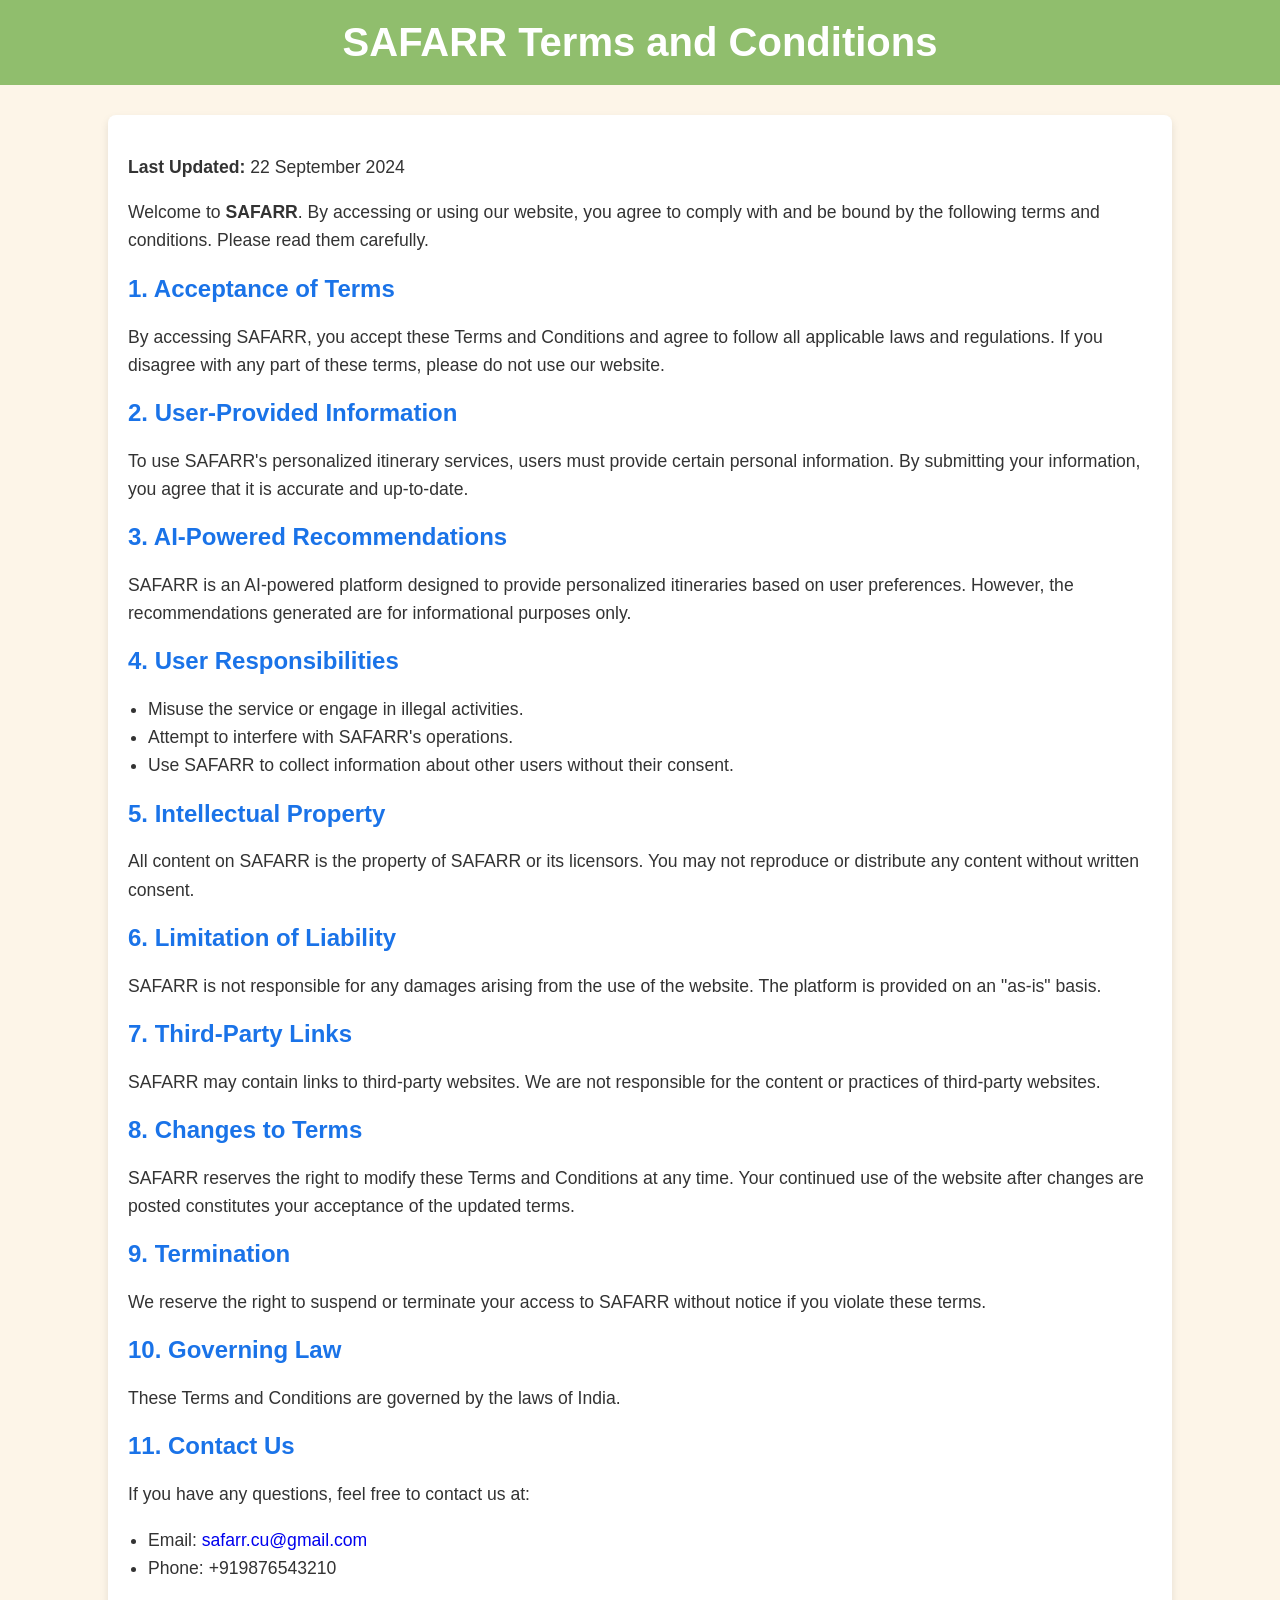
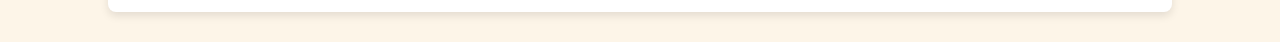
<file: 1.0 version/tearm&condition.html>
<!DOCTYPE html>
<html lang="en">
<head>
    <meta charset="UTF-8">
    <meta name="viewport" content="width=device-width, initial-scale=1.0">
    <meta http-equiv="X-UA-Compatible" content="ie=edge">
    <title>Terms and Conditions - SAFARR</title>
    <link rel="stylesheet" href="./css/t&c.css">
</head>
<body>
    <header>
        <h1>SAFARR Terms and Conditions</h1>
    </header>

    <section class="content">
        <p><strong>Last Updated:</strong> 22 September 2024</p>
        <p>Welcome to <strong>SAFARR</strong>. By accessing or using our website, you agree to comply with and be bound by the following terms and conditions. Please read them carefully.</p>

        <h2>1. Acceptance of Terms</h2>
        <p>By accessing SAFARR, you accept these Terms and Conditions and agree to follow all applicable laws and regulations. If you disagree with any part of these terms, please do not use our website.</p>

        <h2>2. User-Provided Information</h2>
        <p>To use SAFARR's personalized itinerary services, users must provide certain personal information. By submitting your information, you agree that it is accurate and up-to-date.</p>

        <h2>3. AI-Powered Recommendations</h2>
        <p>SAFARR is an AI-powered platform designed to provide personalized itineraries based on user preferences. However, the recommendations generated are for informational purposes only.</p>

        <h2>4. User Responsibilities</h2>
        <ul>
            <li>Misuse the service or engage in illegal activities.</li>
            <li>Attempt to interfere with SAFARR's operations.</li>
            <li>Use SAFARR to collect information about other users without their consent.</li>
        </ul>

        <h2>5. Intellectual Property</h2>
        <p>All content on SAFARR is the property of SAFARR or its licensors. You may not reproduce or distribute any content without written consent.</p>

        <h2>6. Limitation of Liability</h2>
        <p>SAFARR is not responsible for any damages arising from the use of the website. The platform is provided on an "as-is" basis.</p>

        <h2>7. Third-Party Links</h2>
        <p>SAFARR may contain links to third-party websites. We are not responsible for the content or practices of third-party websites.</p>

        <h2>8. Changes to Terms</h2>
        <p>SAFARR reserves the right to modify these Terms and Conditions at any time. Your continued use of the website after changes are posted constitutes your acceptance of the updated terms.</p>

        <h2>9. Termination</h2>
        <p>We reserve the right to suspend or terminate your access to SAFARR without notice if you violate these terms.</p>

        <h2>10. Governing Law</h2>
        <p>These Terms and Conditions are governed by the laws of India.</p>

        <h2>11. Contact Us</h2>
        <p>If you have any questions, feel free to contact us at:</p>
        <ul>
            <li>Email: <a href="mailto:safarr.cu@gmail.com" class="links">safarr.cu@gmail.com</a></li>
            <li>Phone: +919876543210</li>
        </ul>
    </section>

    
</body>
</html>
</file>
<file: 1.0 version/css/t&c.css>
/* Global Styles */
body {
    font-family: 'Arial', sans-serif;
    margin: 0;
    padding: 0;
    background-color: #fdf5e8;
    color: #333;
}

header {
    background-color: #90be6d;
    color: white;
    text-align: center;
    padding: 20px 0;
}

h1 {
    margin: 0;
    font-size: 2.5em;
}

.content {
    width: 80%;
    margin: 30px auto;
    padding: 20px;
    background-color: #ffffff;
    border-radius: 8px;
    box-shadow: 0 4px 8px rgba(0, 0, 0, 0.1);
}

h2 {
    color: #1a73e8;
    margin-top: 20px;
}

p, ul {
    font-size: 1.1em;
    line-height: 1.6;
}

ul {
    margin: 10px 0;
    padding-left: 20px;
}

footer {
    text-align: center;
    background-color: #333;
    color: white;
    padding: 10px 0;
    position: fixed;
    width: 100%;
    bottom: 0;
}

footer p {
    margin: 0;
}

.links{
    text-decoration: none;
    
}
</file>
